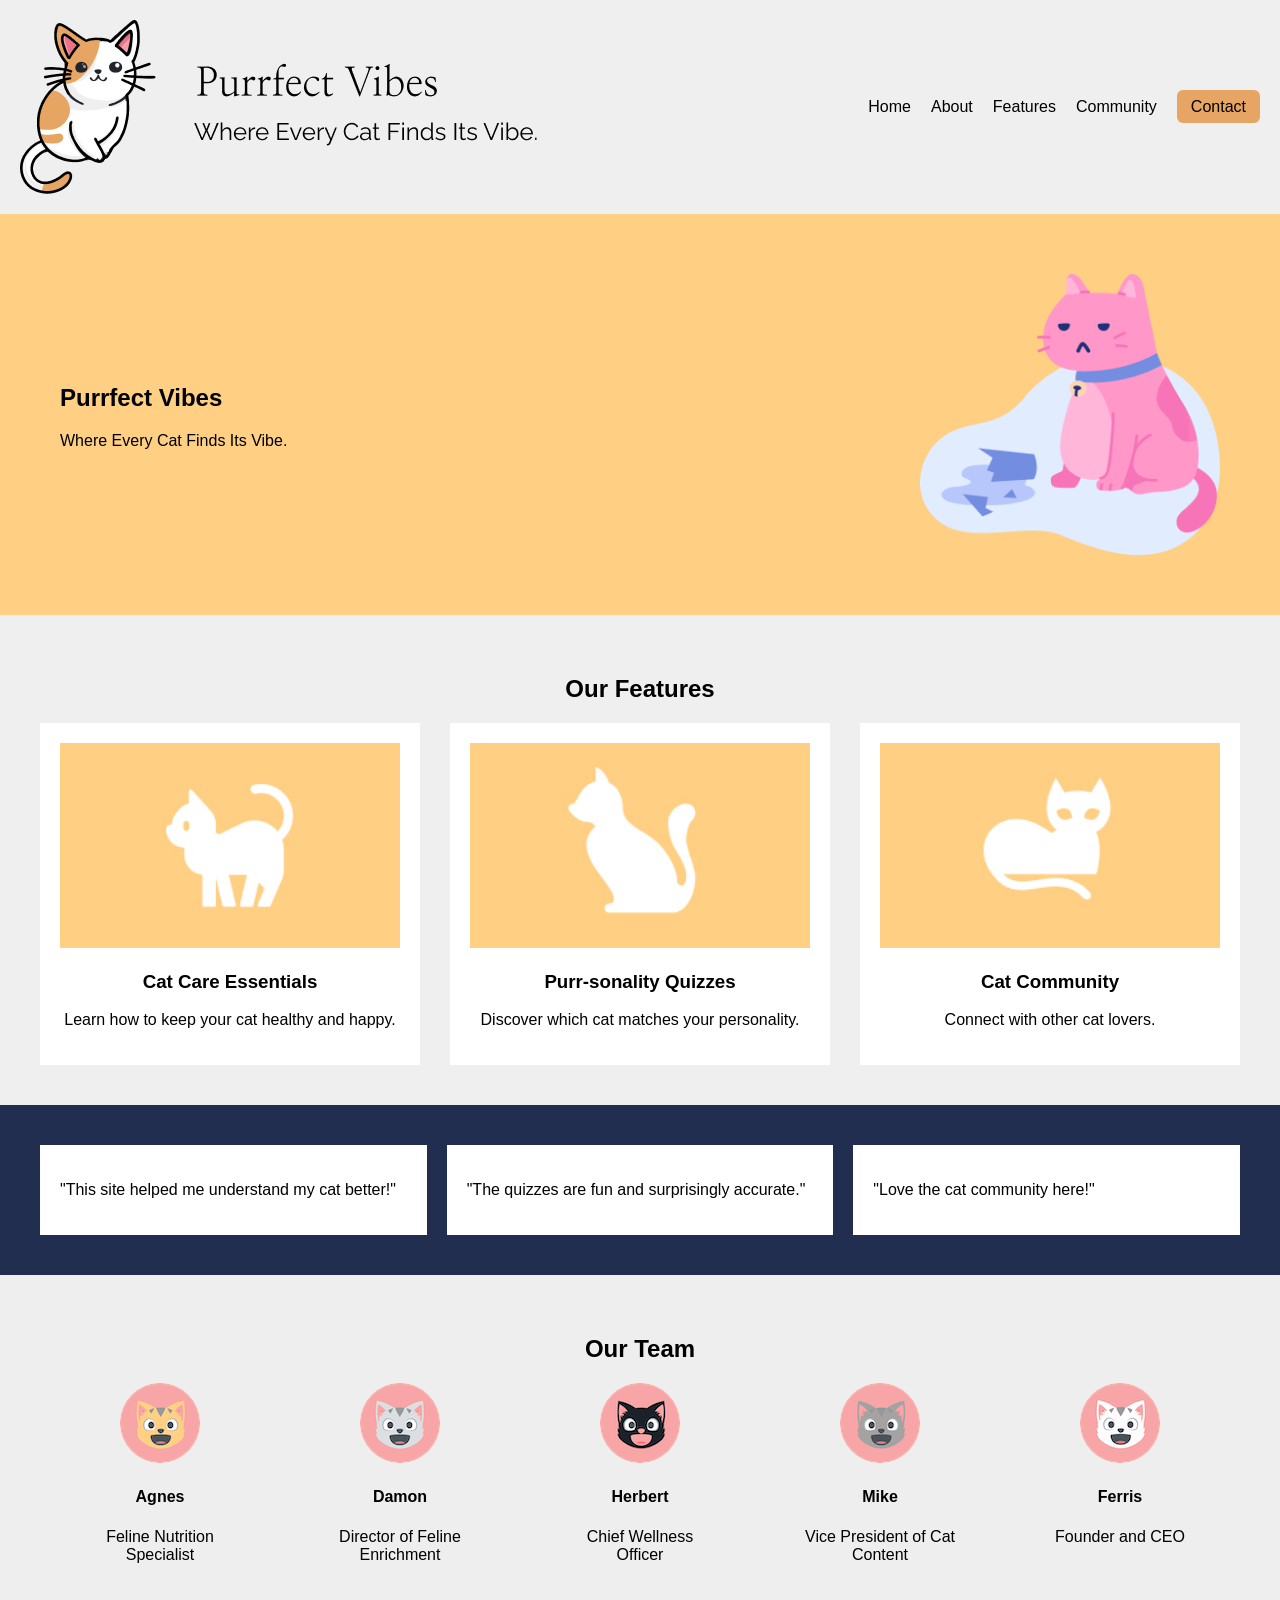
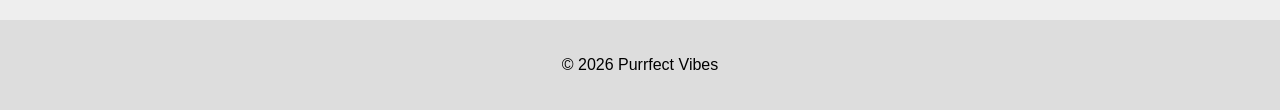
<file: index.html>
<!DOCTYPE html>
<html lang="en">
<head>
<meta charset="UTF-8">
<title>Purrfect Vibes</title>

<link rel="stylesheet" href="normalize.css">
<link rel="stylesheet" href="styles.css">

</head>

<body>

<header>
<nav class="nav">

<img src="images/logo.png" alt="logo">

<ul>
<li><a href="#">Home</a></li>
<li><a href="#">About</a></li>
<li><a href="#">Features</a></li>
<li><a href="#">Community</a></li>
<li><a href="#" class="button">Contact</a></li>
</ul>

</nav>
</header>

<section class="hero">

<div class="hero-text">
<h1>Purrfect Vibes</h1>
<p>Where Every Cat Finds Its Vibe.</p>
</div>

<img src="images/hero-cat.png" alt="cat">

</section>

<section class="features">

<h2>Our Features</h2>

<div class="features-container">

<div class="card">
<img src="images/cat-care.jpg">
<h3>Cat Care Essentials</h3>
<p>Learn how to keep your cat healthy and happy.</p>
</div>

<div class="card">
<img src="images/cat-quizzes.jpg">
<h3>Purr-sonality Quizzes</h3>
<p>Discover which cat matches your personality.</p>
</div>

<div class="card">
<img src="images/cat-community.jpg">
<h3>Cat Community</h3>
<p>Connect with other cat lovers.</p>
</div>

</div>

</section>

<section class="testimonials">

<div class="testimonial">
<p>"This site helped me understand my cat better!"</p>
</div>

<div class="testimonial">
<p>"The quizzes are fun and surprisingly accurate."</p>
</div>

<div class="testimonial">
<p>"Love the cat community here!"</p>
</div>

</section>
</section>

<section class="team">

<h2>Our Team</h2>

<div class="team-container">

<div class="member">
<img src="images/head-agnes.png">
<h4>Agnes</h4>
<p>Feline Nutrition Specialist</p>
</div>

<div class="member">
<img src="images/head-damon.png">
<h4>Damon</h4>
<p>Director of Feline Enrichment</p>
</div>

<div class="member">
<img src="images/head-herbert.png">
<h4>Herbert</h4>
<p>Chief Wellness Officer</p>
</div>

<div class="member">
<img src="images/head-mike.png">
<h4>Mike</h4>
<p>Vice President of Cat Content</p>
</div>

<div class="member">
<img src="images/head-ferris.png">
<h4>Ferris</h4>
<p>Founder and CEO</p>
</div>

</div>

</section>

<footer>
<p>© 2026 Purrfect Vibes</p>
</footer>

</body>

</html>
</file>
<file: styles.css>

</file>
